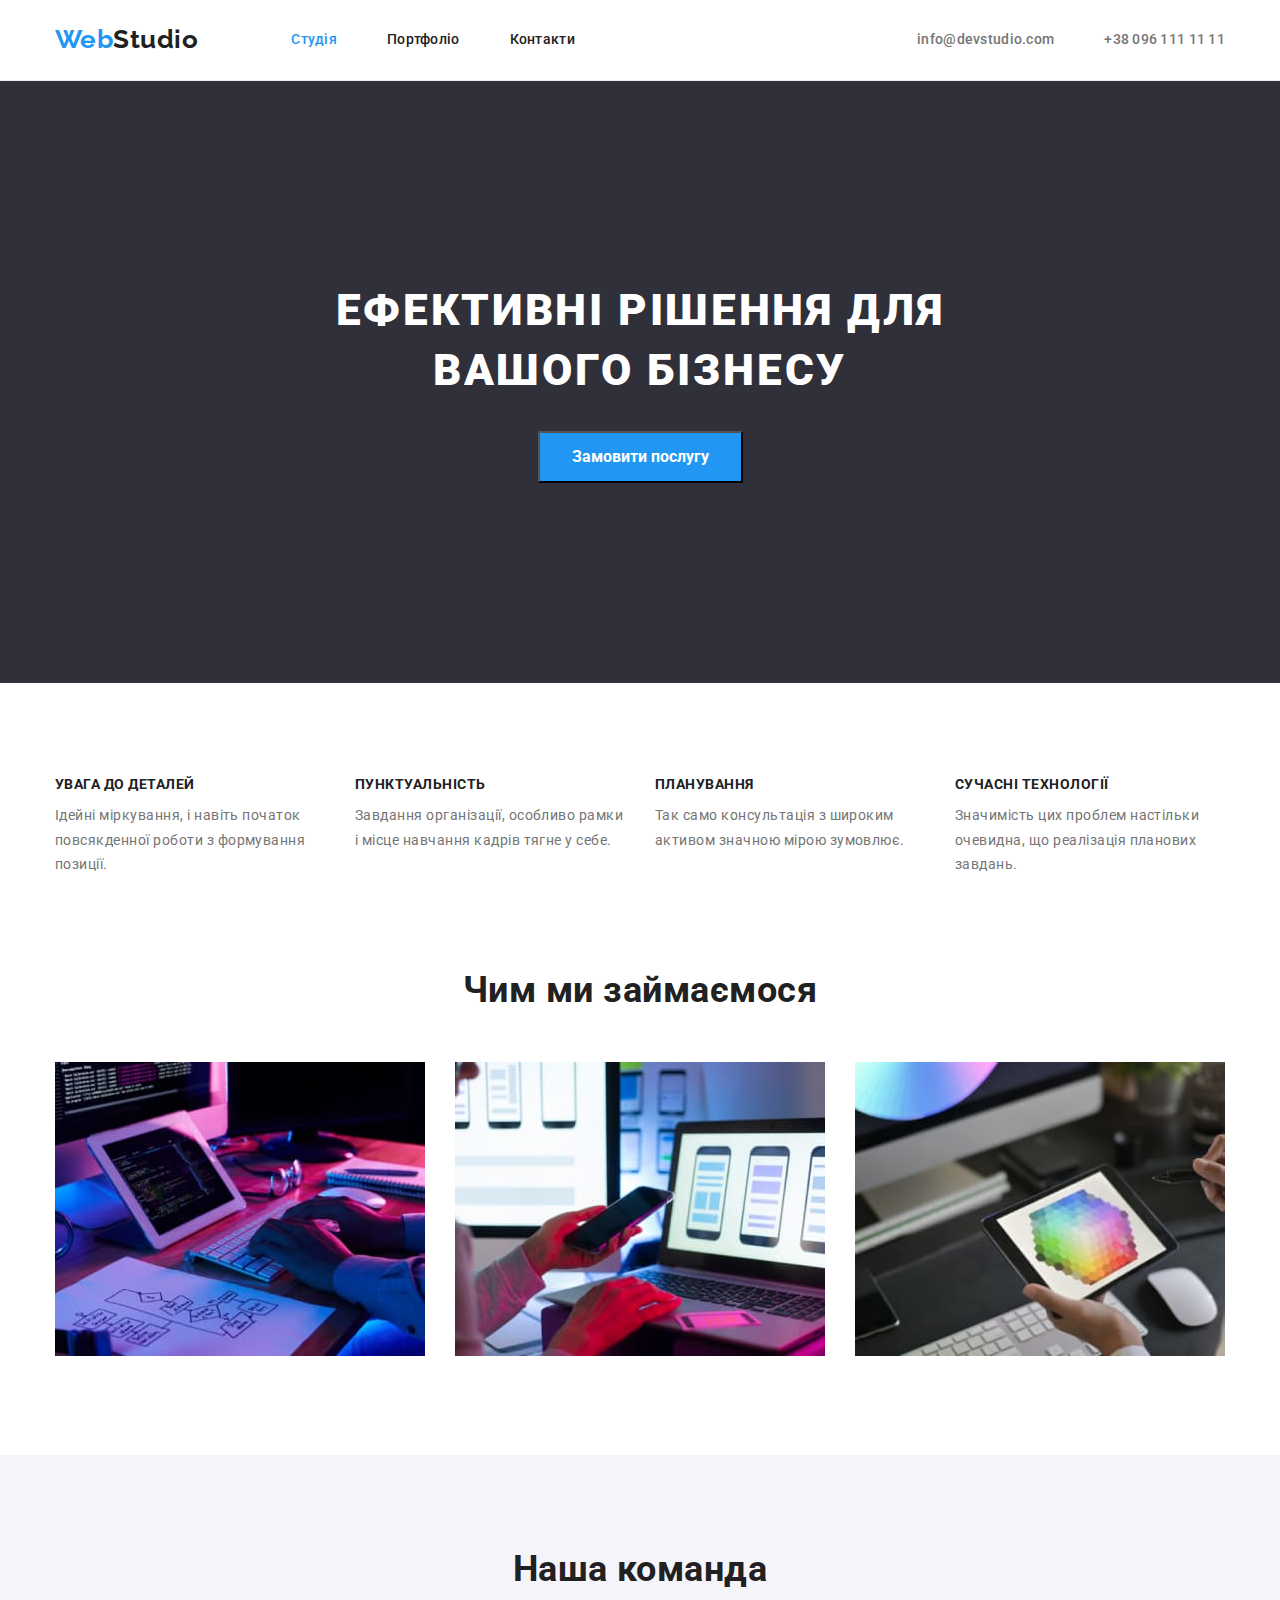
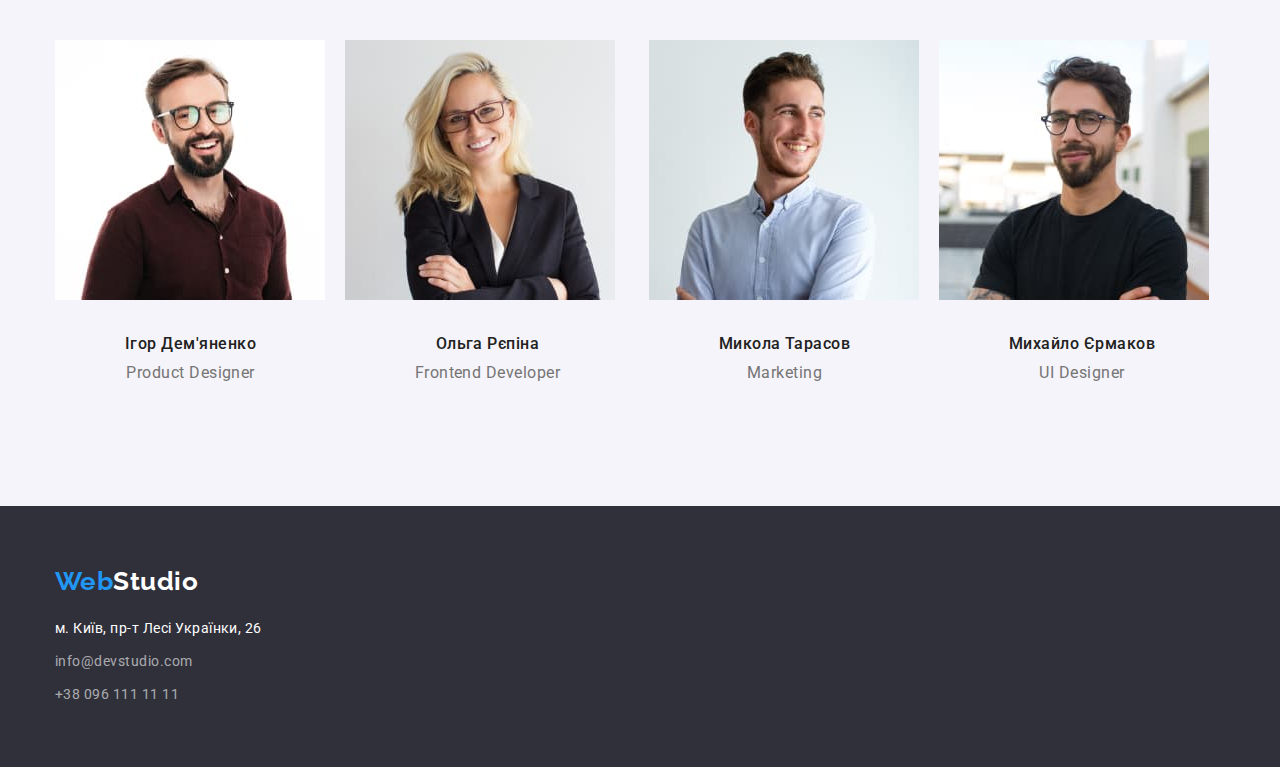
<file: index.html>
<!DOCTYPE html>
<html lang="uk">

<head>
    <meta charset="UTF-8">
    <meta http-equiv="X-UA-Compatible" content="IE=edge">
    <meta name="viewport" content="width=device-width, initial-scale=1.0">
    <title lang="en">WebStudio</title>
    <link rel="stylesheet" href="https://cdnjs.cloudflare.com/ajax/libs/modern-normalize/1.1.0/modern-normalize.min.css">
    <link rel="stylesheet" href="./css/style.css"/>
<link rel="preconnect" href="https://fonts.googleapis.com">
<link rel="preconnect" href="https://fonts.gstatic.com" crossorigin>
<link href="https://fonts.googleapis.com/css2?family=Raleway:wght@700&family=Roboto:wght@400;500;700;900&display=swap"
    rel="stylesheet">
</head>

<body>
    <header class="border-header">
        <div class="main-nav container ">
        <nav class="site-nav">
            <a href="./index.html" lang="en" class="logo">
                <span>Web</span>Studio
            </a>
    
            <ul class="site-nav list">
                <li class="item"><a href="./index.html" class="link current">Студія</a></li>
                <li class="item"><a href="./portfolio.html" class="link">Портфоліо</a></li>
                <li class="item"><a href="#" class="link">Контакти</a></li>
            </ul>
        </nav>
    
        <ul class="site-nav site-nav-address list">
            <li><a href="info@devstudio.com" lang="en" class="contact-header link">info@devstudio.com</a></li>
            <li><a href="+380961111111" class="contact-header link">+38 096 111 11 11</a></li>
        </ul>
       
        </div>
    </header>

    <main>

        <section class="hero hero-section">
            <h1 class="hero-title">ЕФЕКТИВНІ РІШЕННЯ ДЛЯ <br /> ВАШОГО БІЗНЕСУ</h1>
            <button type="button" class="primary-button">Замовити послугу</button>
        </section>

        <section class="section-benefits section">
          <div class="container ">
                <h2 class="visually-hidden">Наші переваги</h2>
            <ul class="list benefits-box">
                <li class="item-benefits">
                    <h3 class="benefits-title">УВАГА ДО ДЕТАЛЕЙ</h3>
                    <p class="benefits-text">Ідейні міркування, і навіть початок повсякденної роботи з формування позиції.</p>
                </li>
                <li class="item-benefits">
                    <h3 class="benefits-title">ПУНКТУАЛЬНІСТЬ</h3>
                    <p class="benefits-text">Завдання організації, особливо рамки і місце навчання кадрів тягне у себе.</p>
                </li>
                <li class="item-benefits">
                    <h3 class="benefits-title">ПЛАНУВАННЯ</h3>
                    <p class="benefits-text">Так само консультація з широким активом значною мірою зумовлює.</p>
                </li>
                <li class="item-benefits">
                    <h3 class="benefits-title">СУЧАСНІ ТЕХНОЛОГІЇ</h3>
                    <p class="benefits-text">Значимість цих проблем настільки очевидна, що реалізація планових завдань.</p>
                </li>
            </ul>
          </div>
        </section>

        <section class="section-work section ">
            <div class="container">
            <h2 class="section-work-title">Чим ми займаємося</h2>
            <ul class="list work-list">
                <li><img src="./images/img1.jpg" alt="Чоловік працює за комп'ютером" width="370"></li>
                <li><img src="./images/img2.jpg" alt="Чоловік розроблює мобільний додаток" width="370"></li>
                <li><img src="./images/img3.jpg" alt="Чоловік на єкарні вибирає кольори" width="370"></li>
            </ul>
        </div>
        </section>

        <section class="section-team section ">
            <div class="container">
            <h2 class="team-title">Наша команда</h2>
            <ul class="team-list list" >
                <li class="team-item">
                    <img src="./images/our_team1.jpg" alt="Усміхнений бородань в окулярах" width="270">
                   <div class="team-item-box"> <h3 class="team-item-title">Ігор Дем'яненко</h3>
                    <p lang="en" class="team-item-text">Product Designer</p>
                </div>
                </li>
                <li>
                    <img src="./images/our_team2.jpg" alt="Симпатична блондинка" width="270">
                    <div class="team-item-box"><h3 class="team-item-title">Ольга Рєпіна</h3>
                    <p lang="en" class="team-item-text">Frontend Developer</p>
                </div>
                </li>
                <li>
                    <img src="./images/our_team3.jpg" alt="Уміхнений молодик" width="270">
                 <div class="team-item-box">   <h3 class="team-item-title">Микола Тарасов</h3>
                    <p lang="en" class="team-item-text">Marketing</p>
                </div>
                </li>
                <li>
                    <img src="./images/our_team4.jpg" alt="Усміхнений чоловік в окулярах" width="270">
                   <div class="team-item-box"> <h3 class="team-item-title">Михайло Єрмаков</h3>
                    <p lang="en" class="team-item-text">UI Designer</p>
               </div>
                </li>
            </ul>
        </div>
        </section>
    </main>

    <footer class="footer">
        <div class="container footer-box">
        <a href="./index.html" class="logo-footer"><span>Web</span>Studio</a>
        <address>
            <ul class="list footer-address">
                <li><a href="https://goo.gl/maps/yWGTS1Bz9kSVneCBA" target="_blank" rel="noopener noreferrer nofollow"
                        class="address">м. Київ, пр-т Лесі Українки, 26</a></li>
                <li><a href="info@devstudio.com" lang="en" class="contact">info@devstudio.com</a></li>
                <li><a href="+380961111111" class="contact">+38 096 111 11 11</a></li>
            </ul>
        </address>
    </div>
    </footer>



</body>

</html>
</file>
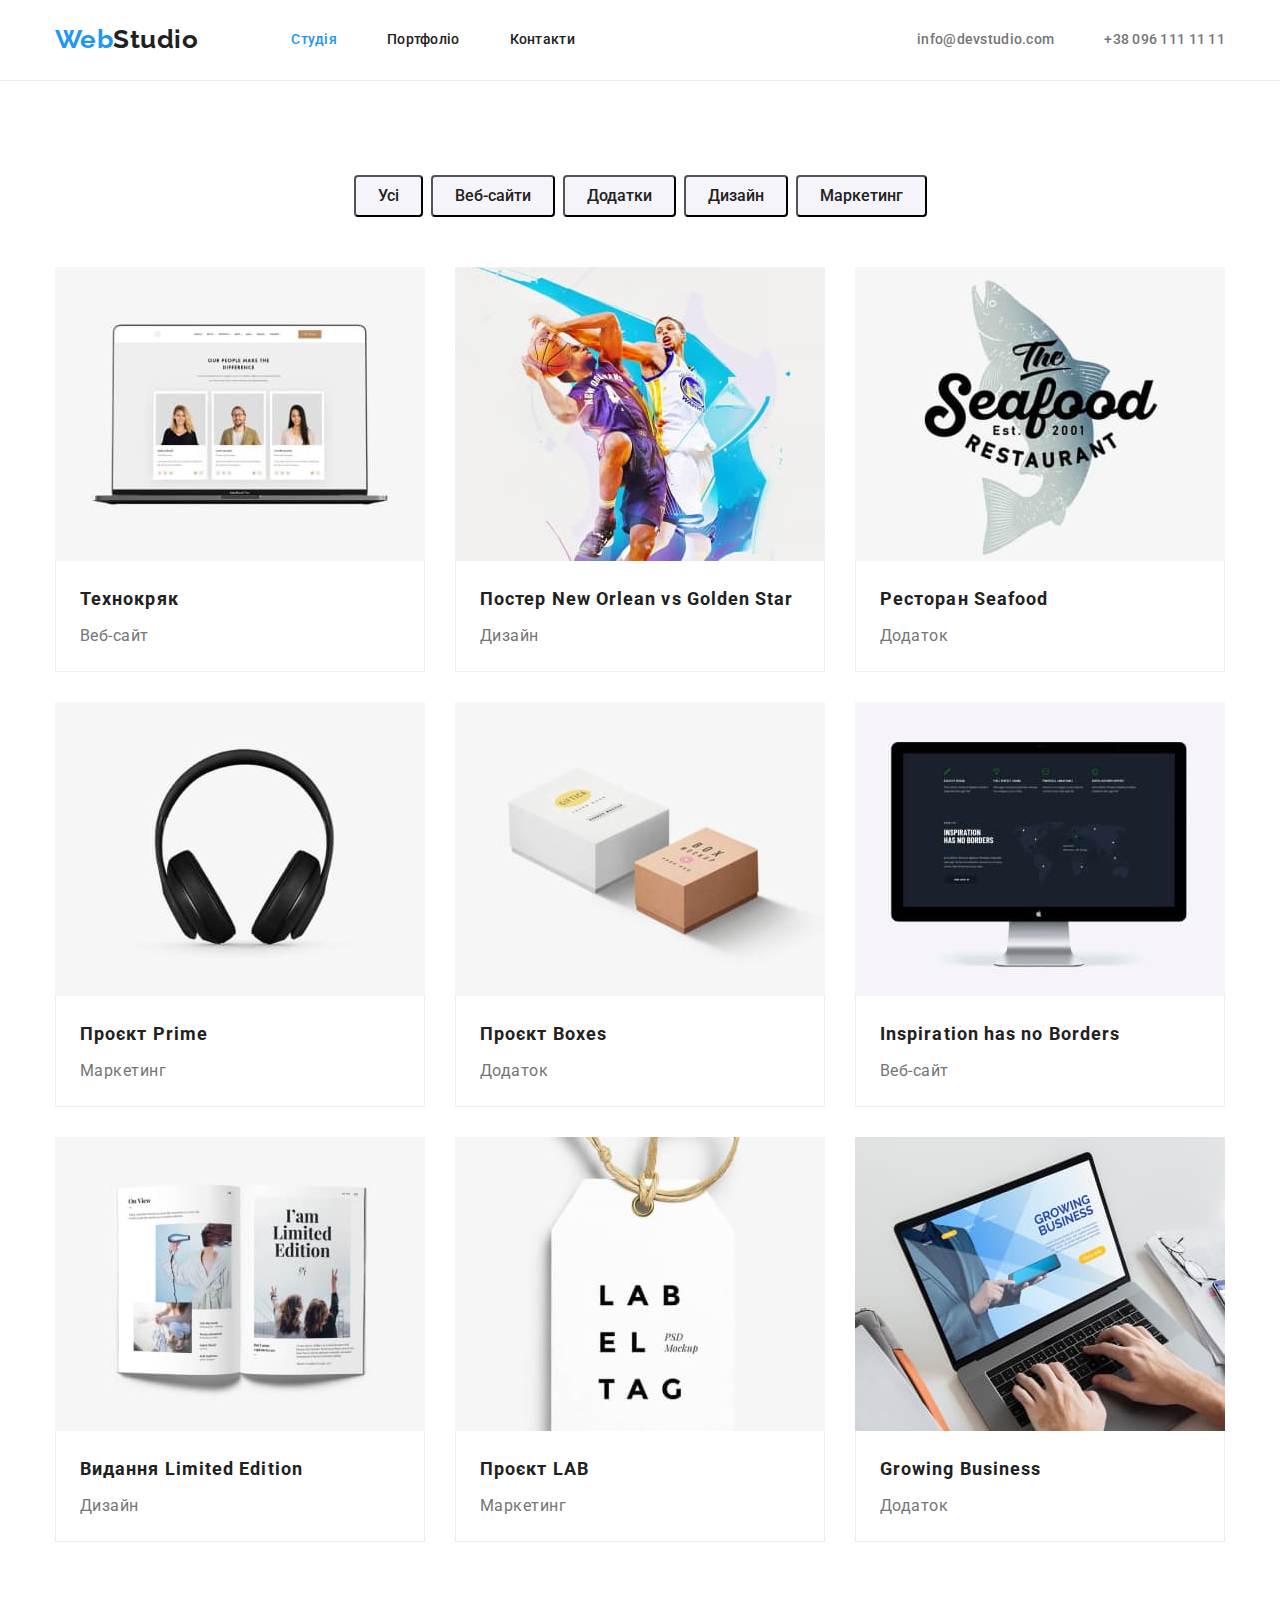
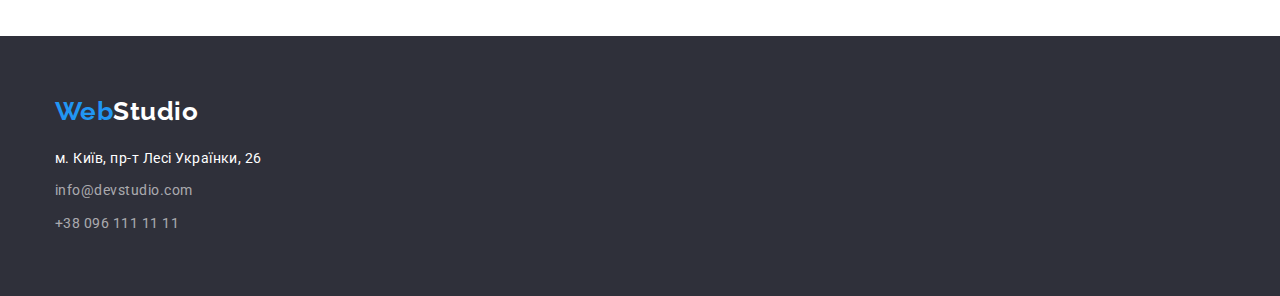
<file: portfolio.html>
<!DOCTYPE html>
<html lang="uk">

<head>
    <meta charset="UTF-8">
    <meta http-equiv="X-UA-Compatible" content="IE=edge">
    <meta name="viewport" content="width=device-width, initial-scale=1.0">
    <title lang="en">WebStudio</title>
    <link rel="stylesheet" href="https://cdnjs.cloudflare.com/ajax/libs/modern-normalize/1.1.0/modern-normalize.min.css">
    <link rel="stylesheet" href="./css/style.css"/>
<link rel="preconnect" href="https://fonts.googleapis.com">
<link rel="preconnect" href="https://fonts.gstatic.com" crossorigin>
<link href="https://fonts.googleapis.com/css2?family=Raleway:wght@700&family=Roboto:wght@400;500;700&display=swap"
    rel="stylesheet">
</head>

<body class="page">
    <header class="border-header">
        <div class="main-nav container ">
            <nav class="site-nav">
                <a href="./index.html" lang="en" class="logo">
                    <span>Web</span>Studio
                </a>
    
                <ul class="site-nav list">
                    <li class="item"><a href="./index.html" class="link current">Студія</a></li>
                    <li class="item"><a href="./portfolio.html" class="link">Портфоліо</a></li>
                    <li class="item"><a href="#" class="link">Контакти</a></li>
                </ul>
            </nav>
    
            <ul class="site-nav site-nav-address list">
                <li><a href="info@devstudio.com" lang="en" class="contact-header link">info@devstudio.com</a></li>
                <li><a href="+380961111111" class="contact-header link">+38 096 111 11 11</a></li>
            </ul>
    
        </div>
    </header>

    <main>
        <section class="portfolio-section section">
          <div class="container"> <h1 class="visually-hidden">Портфоліо</h1>
            <ul class="list btn-box">
                <li><button type="button" class="secondary-button">Усі</button></li>
                <li><button type="button" class="secondary-button">Веб-сайти</button></li>
                <li><button type="button" class="secondary-button">Додатки</button></li>
                <li><button type="button" class="secondary-button">Дизайн</button></li>
                <li><button type="button" class="secondary-button">Маркетинг</button></li>
            </ul>

            <ul class="list item-portfolio">
                <li>
                    <a href="" class="link">
                        <img class="img-portfolio" src="./images/port1.jpg" alt="Веб-сайт на єкрані ноутбука" width="370">
                        <div class="portfolio-card"><h2 class="portfolio-item-title">Технокряк</h2>
                        <p class="portfolio-item-text">Веб-сайт</p>
                  </div>
                    </a>
                </li>
                <li>
                   <a href="" class="link">
                       <img class ="img-portfolio" src="./images/port2.jpg" alt="Баскетболісти борються за м'яч" width="370">
                       <div class="portfolio-card"><h2 class="portfolio-item-title">Постер New Orlean vs Golden Star</h2>
                       <p class="portfolio-item-text">Дизайн</p>
                    </div>
                    </a>
                </li>
                <li>
                    <a href="" class="link">
                        <img class="img-portfolio" src="./images/port3.jpg" alt="Лого рестрану" width="370">
                     <div class="portfolio-card">   <h2 class="portfolio-item-title">Ресторан Seafood</h2>
                        <p class="portfolio-item-text">Додаток</p>
                   </div>
                    </a>
                </li>
                <li>
                    <a href="" class="link">
                        <img class="img-portfolio" src="./images/port4.jpg" alt="Навушники" width="370">
                     <div class="portfolio-card">   <h2 class="portfolio-item-title">Проєкт Prime</h2>
                        <p class="portfolio-item-text">Маркетинг</p>
                   </div>
                    </a>
                </li>
                <li>
                    <a href="" class="link">
                        <img class="img-portfolio" src="./images/port5.jpg" alt="Біла та коричнева коробки" width="370">
                     <div class="portfolio-card"> <h2 class="portfolio-item-title">Проєкт Boxes</h2>
                        <p class="portfolio-item-text">Додаток</p>
                   </div>  
                    </a>
                </li>
                <li>
                    <a href="" class="link">
                        <img class="img-portfolio" src="./images/port6.jpg" alt="Додаток на єкрані комп'ютеру" width="370">
                      <div class="portfolio-card"> <h2 class="portfolio-item-title">Inspiration has no Borders</h2>
                        <p class="portfolio-item-text">Веб-сайт</p>
                    </div> 
                    </a>
                </li>
                <li>
                   <a href="" class="link">
                    <img class="img-portfolio" src="./images/port7.jpg" alt="Відкритий журнал" width="370">
                  <div class="portfolio-card">  <h2 class="portfolio-item-title">Видання Limited Edition</h2>
                   <p class="portfolio-item-text">Дизайн</p>
                  </div>
                </a>
                </li>
                <li>
                    <a href="" class="link">
                        <img class="img-portfolio" src="./images/port8.jpg" alt="Паперовий таг" width="370">
                     <div class="portfolio-card">   <h2 class="portfolio-item-title">Проєкт LAB</h2>
                        <p class="portfolio-item-text">Маркетинг</p>
                    </div>
                    </a>
                </li>
                <li>
                   <a href="" class="link">
                    <img class="img-portfolio" src="./images/port9.jpg" alt="Чоловік працює за ноутом" width="370">
                  <div class="portfolio-card">  <h2 class="portfolio-item-title">Growing Business</h2>
                    <p class="portfolio-item-text">Додаток</p>
                  </div>
                </a>
                </li>
            </ul>
            </div>
        </section>
    </main>

<footer class="footer">
    <div class="container footer-box">
        <a href="./index.html" class="logo-footer"><span>Web</span>Studio</a>
        <address>
            <ul class="list footer-address">
                <li><a href="https://goo.gl/maps/yWGTS1Bz9kSVneCBA" target="_blank" rel="noopener noreferrer nofollow"
                        class="address">м. Київ, пр-т Лесі Українки, 26</a></li>
                <li><a href="info@devstudio.com" lang="en" class="contact">info@devstudio.com</a></li>
                <li><a href="+380961111111" class="contact">+38 096 111 11 11</a></li>
            </ul>
        </address>
    </div>
</footer>
    
</body>
</html>
</file>
<file: css/style.css>
html{
    box-sizing: border-box;
}

:root{
    --primary-text: #212121;
    --secondary-text: #757575; 
    --color-accent: #2196F3;
    --color-white: #fff;
    --secondary-bgc: #F5F4FA;
    --accent-bgc: #2F303A;
}
body {
    background-color: var(--color-white);
    color: var(--primary-text);
    font-family: "Roboto", sans-serif;
    font-style: normal;
    letter-spacing: 0.03em;
}
h1,h2,h3,p,ul{
    margin: 0;
    padding: 0;
}

.list {
list-style: none;
}

.container {
    width: 1200px;
    margin: 0 auto;
    padding: 0 15px;
}
.link {
    text-decoration: none;
}
/* site-nav */
.border-header{
    border-bottom: #ECECEC solid 1px;
    padding-top: 24px;
        padding-bottom: 25px;
}

.logo{
margin-right: 93px;
color: inherit;
font-family: 'Raleway',sans-serif;
font-weight: 700;
font-size: 26px;
line-height: 1.19;
text-decoration: none;
}

.logo > span {
    color: var(--color-accent);
}

.logo:hover,
.logo:focus{
color: var(--color-accent);
}

.main-nav{
    display: flex;
   
    }

    .site-nav {
   display: flex;
    align-items: center;
   }

.main-nav:last-child{
    justify-content: space-between;
}

.site-nav .item:not(:last-child){
    margin-right: 50px;
}
.site-nav .link{
    color: var(--primary-text);
    font-size: 14px;
    font-weight: 500;
    line-height: 1.14;
    letter-spacing: 0.02em;
    text-decoration: none;
}
.site-nav .link:hover,
.site-nav .link:focus {
    color: var(--color-accent);
}

.site-nav .contact-header{
    color: var(--secondary-text);
}

.site-nav .link.current{
    color: var(--color-accent);
}
.site-nav-address{
    display: flex;
    gap: 50px;
}
/*hero*/
.hero{
    padding-top: 200px;
    padding-bottom: 200px;
    background-color: var(--accent-bgc);
    text-align: center;
}

.hero-title{
    margin-top: 0;
    margin-bottom: 30px;
    margin-left: auto;
    margin-right: auto;
    color: var(--color-white);
    font-weight: 900;
    font-size: 44px;
    line-height: 1.36;
    letter-spacing: 0.06em;
    text-transform: uppercase;
}
/* main */
.section{
    padding-top: 94px;
    padding-bottom: 94px;
}
.primary-button{
    padding: 10px 32px;
    color: var(--color-white);
    background-color: var(--color-accent);
    font-family: inherit;
    font-weight: 700;
    font-size: 16px;
    line-height: 1.8;
    cursor: pointer;

}

.primary-button:hover,
.primary-button:focus{
    color: var(--color-white);
    background-color: #188CE8;
}

.secondary-button{
    padding: 6px 22px;
    border-radius: 4px;
    color: var(--primary-text);
    background-color: var(--secondary-bgc);
    font-family: inherit;
    font-weight: 500;
    font-size: 16px;
    line-height: 1.62; 
    text-align: center;
    cursor: pointer;
}

.secondary-button:hover,
.secondary-button:focus{
    color: var(--color-white);
    background-color: var(--color-accent);
}

.benefits-box{
  display: flex;
  margin: auto;
  justify-content: space-between;
       
}
.section-benefits{
    padding-bottom: 0;
}
.item-benefits{
    width: 270px;
}
.benefits-title{
    font-weight: 700;
    font-size: 14px;
    line-height: 1.14;
    text-transform: uppercase;
}

.benefits-text{
    margin-top: 10px;
    color: var(--secondary-text);
    font-size: 14px;
    line-height: 1.74;
} 

.work-list{
    display: flex;
    justify-content: space-between;
}

.section-work-title{
    margin-bottom: 50px;
    font-weight: 700;
    font-size: 36px;
    line-height: 1.16;
    text-align: center;
}

.section-team{
    background-color: var(--secondary-bgc);
}

.team-title{
    margin-bottom: 50px;
    font-weight: 700;
    font-size: 36px;
    line-height: 1.16;
    text-align: center;
}
.team-list{
    display:flex;
    justify-content: space-between;
}
.team-item-title{
    margin-bottom: 10px;
    color: var(--primary-text);
    font-weight: 500;
    font-size: 16px;
    line-height: 1.18;
}
.team-item-text{
    color: var(--secondary-text);
    font-weight: 400;
    font-size: 16px;
    line-height: 1.18;
}
.team-item-box{
    text-align: center;
    padding: 30px 70px;
}
.visually-hidden{
    position: absolute;
        white-space: nowrap;
        width: 1px;
        height: 1px;
        overflow: hidden;
        border: 0;
        padding: 0;
        clip: rect(0 0 0 0);
        clip-path: inset(50%);
        margin: -1px;
}
/* portfolio */
.btn-box{
    display: flex;
    gap: 8px;
    justify-content: center;
    margin-bottom: 50px;
}
.item-portfolio{
    display: flex;
    flex-wrap: wrap;
    gap: 30px;
}
.portfolio-item-title{
    margin-bottom: 4px;
   color: var(--primary-text);
    font-weight: 700;
    font-size: 18px;
    line-height: 2;
    letter-spacing: 0.06em;
    }
.portfolio-item-text{
    color: var(--secondary-text);
    font-size: 16px;
    line-height: 1.87;
}
.portfolio-card{
    padding-top: 20px;
    padding-right: 24px;
    padding-bottom: 20px;
    padding-left: 24px;
    border-right: #EEEEEE solid 1px;
        border-left: #EEEEEE solid 1px;
        border-bottom: #EEEEEE solid 1px;

}
.img-portfolio{
    display: block;
 max-width: 100%;
 height: auto;
}

/* footer */
.footer{
    padding-top: 60px;
    padding-bottom: 60px;
    background-color: var(--accent-bgc);
   }
   .footer-box{
    display: flex;
    gap: 20px;
    flex-direction: column;
   }
.logo-footer{
    text-decoration: none;
    color: var(--color-white);
    font-family: 'Raleway';
    font-style: normal;
    font-weight: 700;
    font-size: 26px;
    line-height: 1.19;
}
.logo-footer:hover,
.logo-footer:focus{
   color: var(--color-accent);
}
.logo-footer > span {
    color: var(--color-accent);
}
.footer-address{
    display: flex;
    gap: 9px;
    flex-direction: column;
}
.address {
    color: var(--color-white);
    text-decoration: none;
    font-family: 'Roboto';
    font-style: normal;
    font-weight: 400;
    font-size: 14px;
    line-height: 1.71;
}
.address:hover,
.address:focus{
   color: var(--color-accent);
}
.contact{
    font-family: 'Roboto';
    font-style: normal;
    font-weight: 400;
    font-size: 14px;
    line-height: 1.71;
    text-decoration: none;
    color: rgba(255, 255, 255, 0.6);
} 
.contact:hover,
.contact:focus{
   color: var(--color-accent);
}
</file>
